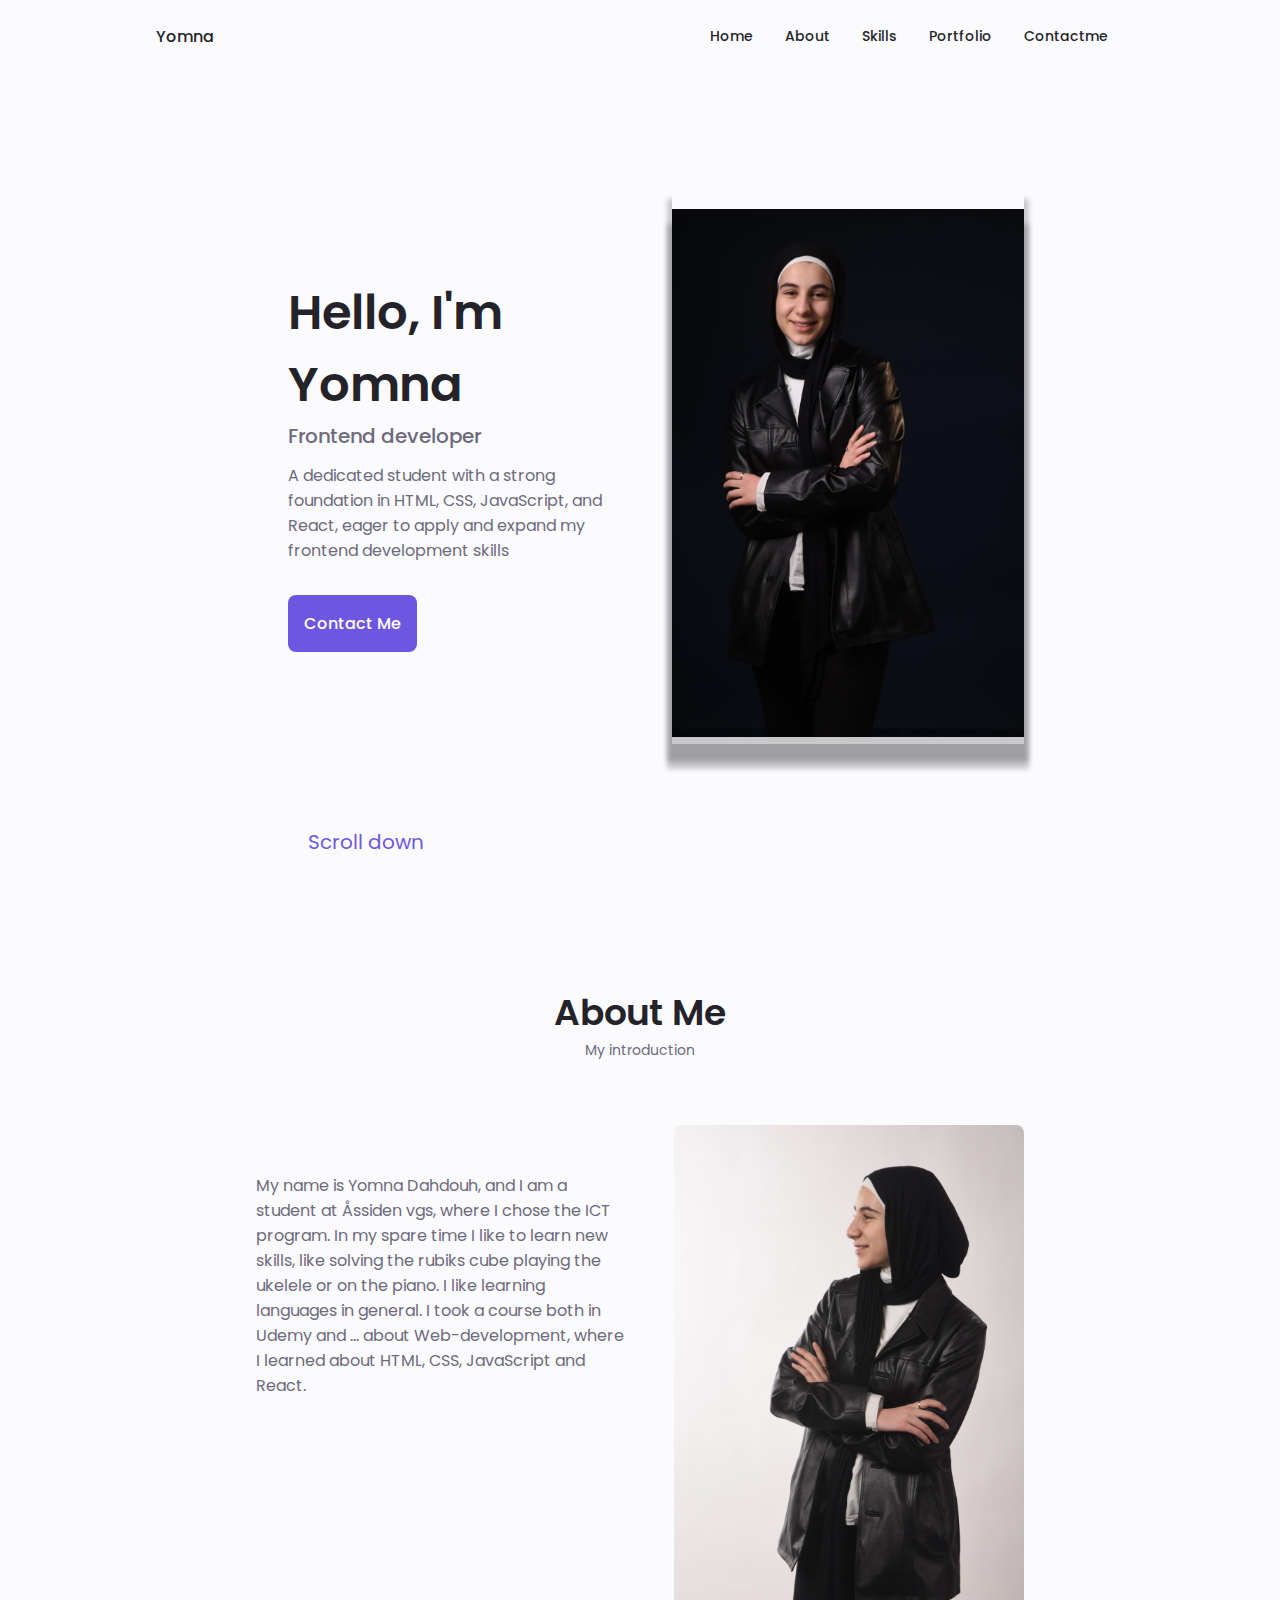
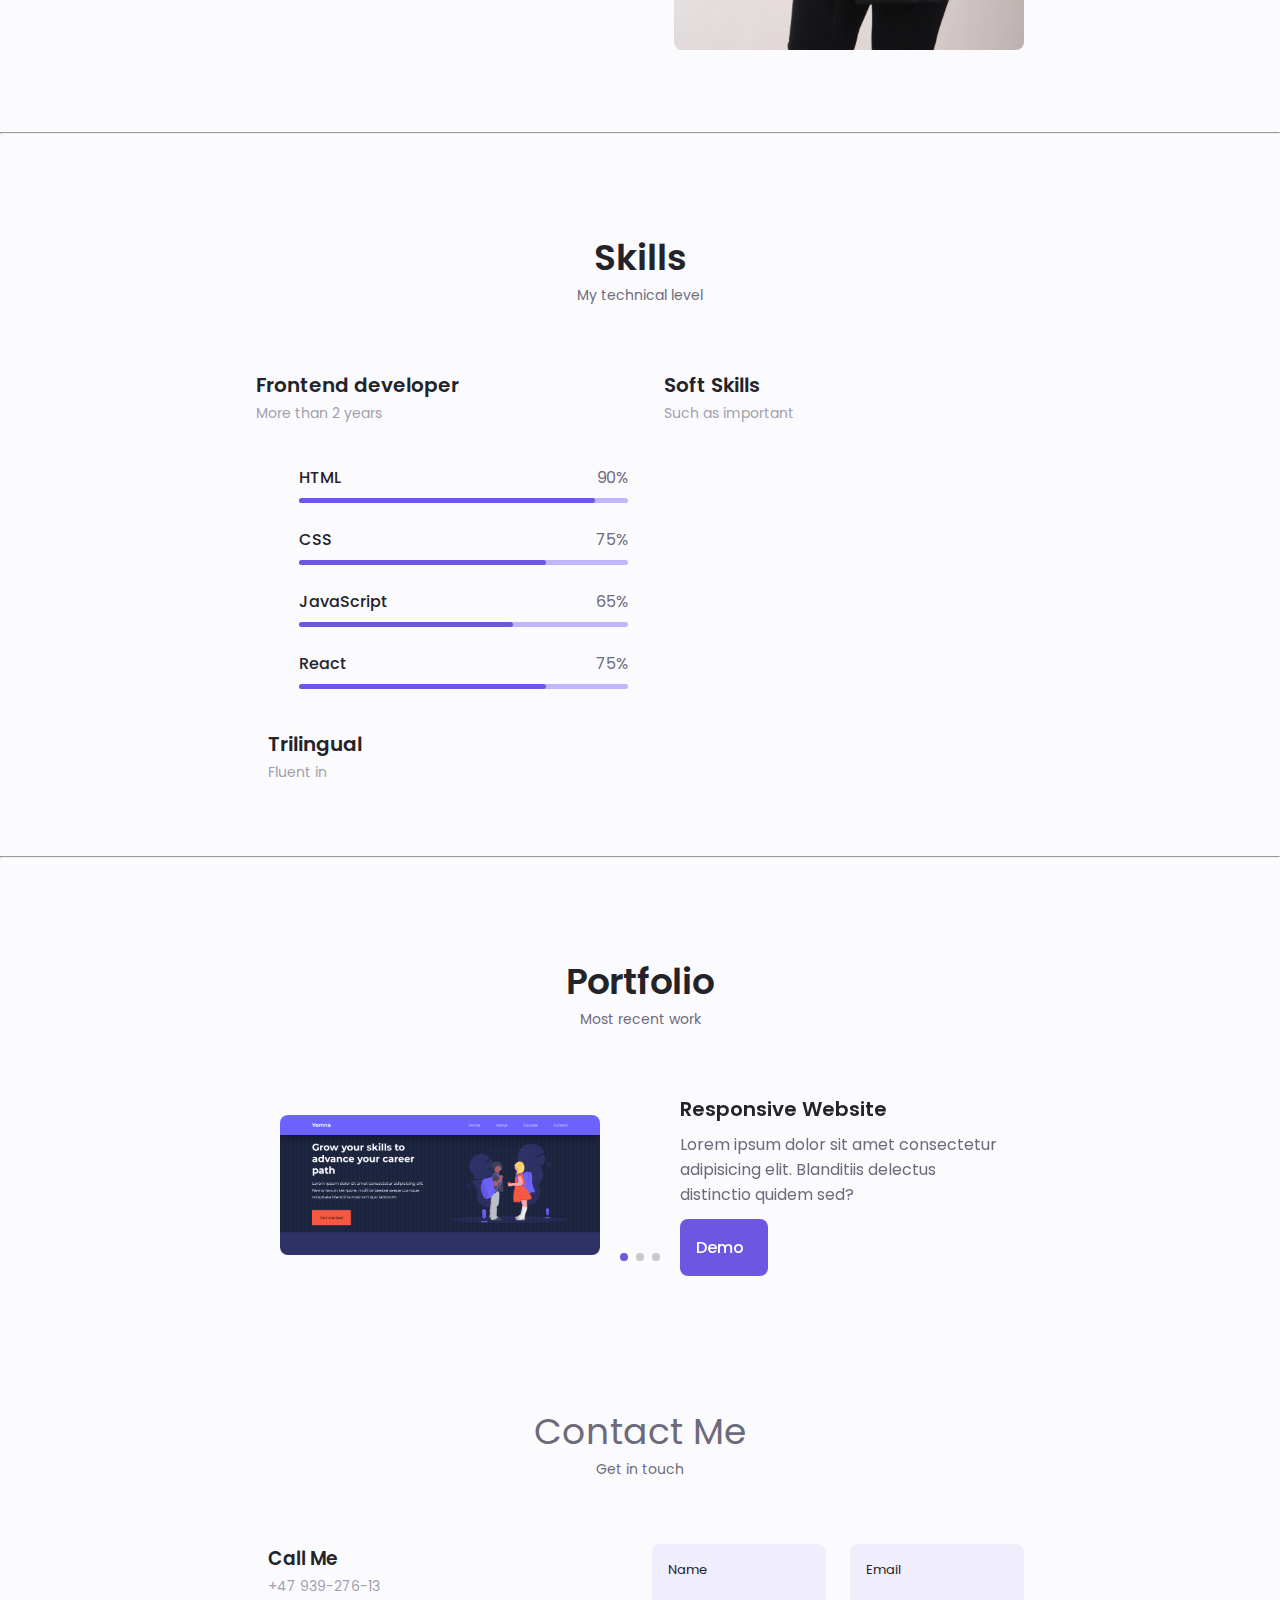
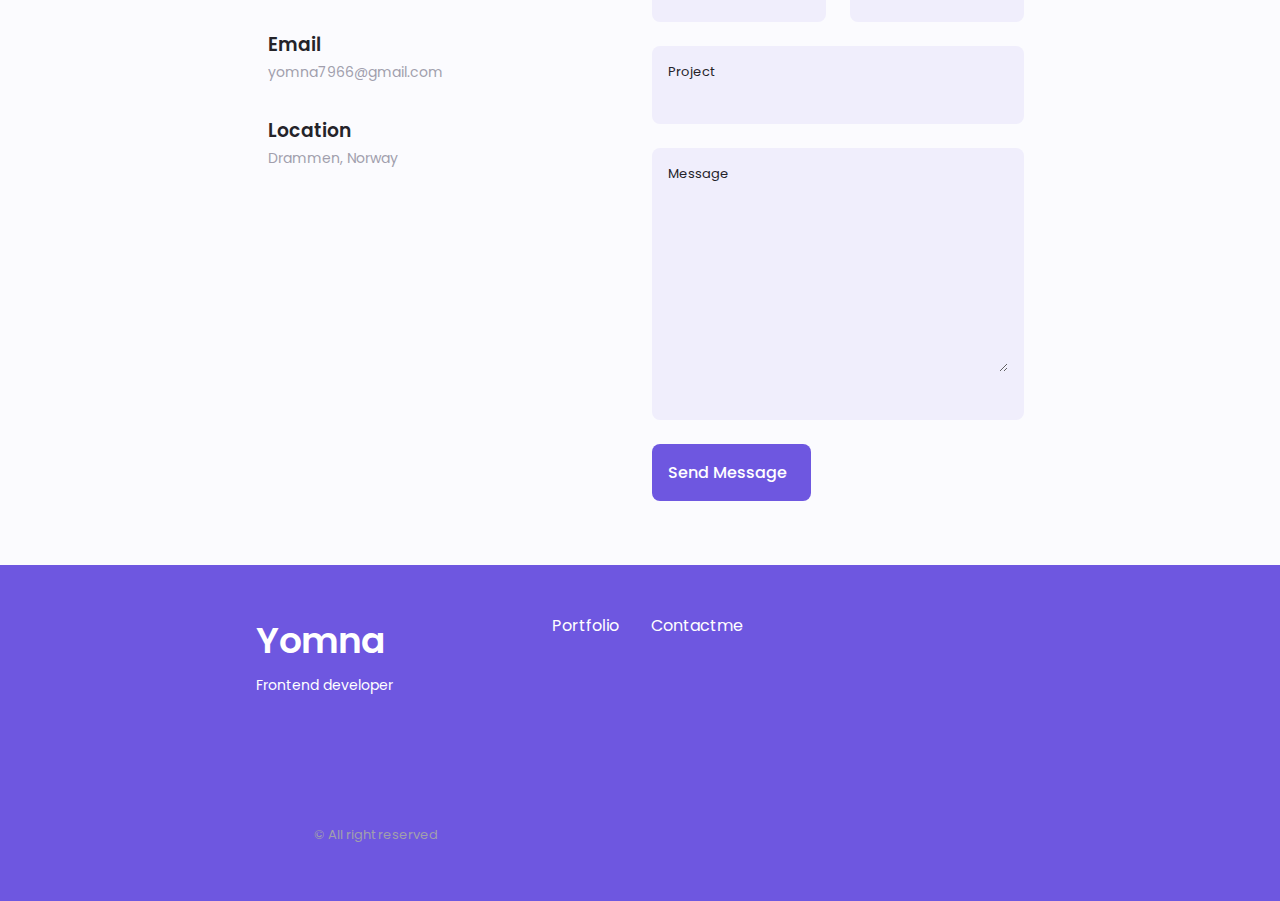
<file: index.html>
<!-- STJEL SOM EN ARTIST -->
<!DOCTYPE html>
<html lang="en">
<head>
    <meta charset="UTF-8">
    <meta name="viewport" content="width=device-width, initial-scale=1.0">

    <!--==================== UNICONS ====================-->
    <link rel="stylesheet" href="https://unicons.iconscout.com/release/v4.0.8/css/line.css">
    <!--==================== SWIPER CSS ====================-->
    <link rel="stylesheet" href="assets/css/swiper-bundle.min.css">
    <!--==================== CSS ====================-->
    <link rel="stylesheet" href="assets/css/style.css">

    <title>Yomna</title>
</head>
<body>
    <!--==================== HEADER ====================-->
    <header class="header" id="header">
        <nav class="nav container">
            <a href="#" class="nav__logo">Yomna</a>

            <div class="nav__menu" id="nav-menu">
                <ul class="nav__list grid">
                    <li class="nav__item">
                        <a href="#home" class="nav__link">
                            <i class="uil uil-estate nav__icon"></i> Home
                        </a>
                    </li>
                    <li class="nav__item">
                        <a href="#about" class="nav__link">
                            <i class="uil uil-user nav__icon"></i> About
                        </a>
                    </li>
                    <li class="nav__item">
                        <a href="#skills" class="nav__link">
                            <i class="uil uil-file-alt nav__icon"></i> Skills
                        </a>
                    </li>
                    <!-- <li class="nav__item">
                        <a href="#services" class="nav__link">
                            <i class="uil uil-briefcase-alt nav__icon"></i> Services
                        </a>
                    </li> -->
                    <li class="nav__item">
                        <a href="#portfolio" class="nav__link">
                            <i class="uil uil-scenery nav__icon"></i> Portfolio
                        </a>
                    </li>
                    <li class="nav__item">
                        <a href="#contact" class="nav__link">
                            <i class="uil uil-message nav__icon"></i> Contactme
                        </a>
                    </li>
                </ul>
                <i class="uil uil-times nav__close" id="nav-close"></i>
            </div>

            <div class="nav__btns">
                <!-- Theme change button -->
                <i class="uil uil-moon change-theme" id="theme-button"></i>
                <div class="nav__toggle" id="nav-toggle">
                    <i class="uil uil-apps"></i>
                </div>
            </div>
        </nav>
    </header>

    <!--==================== MAIN ====================-->
    <main class="main">
         <!--==================== HOME ====================-->
         <section class="home section" id="home">
                <div class="home__container container grid">
                    <div class="home__content grid">
                        <div class="home__social">
                            <a href="https://www.linkedin.com/" target="_blank" class="home__social-icon">
                                <i class="uil uil-linkedin-alt"></i>
                            </a>

                            <a href="https://www.instagram.com/" target="_blank" class="home__social-icon">
                                <i class="uil uil-instagram"></i>
                            </a>

                            <a href="https://github.com/" target="_blank" class="home__social-icon">
                                <i class="uil uil-github-alt"></i>
                            </a>
                        </div>
                        <div class="home__img">
                            <!-- <?xml version="1.0" standalone="no"?>
                            <svg class="home__blob" viewBox="0 0 200 200" xmlns="http://www.w3.org/2000/svg">
                                <path fill="#000000" d="M64.7,-40.2C73.5,-22,63.3,4.3,49.3,23.1C35.3,41.9,17.7,53.2,-0.1,53.2C-17.9,53.3,-35.8,42.2,-46.8,25.1C-57.7,8.1,-61.6,-14.9,-52.7,-33.2C-43.7,-51.4,-21.9,-64.9,3,-66.7C27.9,-68.4,55.8,-58.4,64.7,-40.2Z" transform="translate(100 100)" /> -->
                             <image class="home__blob-img" xlink:href="assets/img/bilde.png"/>
                             <img src="assets/img/bilde.png" class="home__img" alt="">
                            <!-- </svg> -->

                        </div>
                        <div class="home__data">
                            <h1 class="home__title">Hello, I'm Yomna</h1>
                            <h3 class="home__subtitle">Frontend developer</h3>
                            <p class="home__description">A dedicated student with a strong foundation in HTML, CSS, JavaScript, and React, eager to apply and expand my frontend development skills</p>
                            <a href="#contact" class="button button--flex">
                                Contact Me <i class="uil uil-message button-icon"></i>
                            </a>
                        </div>
                    </div>
                    <div class="home__scroll">
                        <a href="#about" class="home__scroll-button button--flex">
                            <i class="uil uil-mouse-alt home__scroll-mouse"></i>
                            <span class="home__scroll-name home__scroll-arrow">Scroll down</span>
                        </a>
                    </div>
                </div>
         </section>

         <!--==================== ABOUT ====================-->
         <section class="about section" id="about">
             <h2 class="section__title">About Me</h2>
             <span class="section__subtitle">My introduction</span>

             <div class="about__container container grid">
                

                <div class="about__data">
                    <p class="about__description">My name is Yomna Dahdouh, and I am a student at Åssiden vgs, where I chose the ICT program.
                        In my spare time I like to learn new skills, like solving the rubiks cube playing the ukelele or on the piano. I like learning languages in general.
                         I took a course both in Udemy and ... about Web-development, where I learned about HTML, CSS, JavaScript and React.
                    </p>
                </div>

                        <img src="assets/img/toTheSide.png" alt="" class="about__img">
                </div>
         </section>
         <br>
         <br>
         <hr>
         <!--==================== SKILLS ====================-->
         <section class="skills section" id="skills">
            <h2 class="section__title">Skills</h2>
            <span class="section__subtitle">My technical level</span>

            <div class="skills__container container grid">
                <div>
                     <!--==================== SKILLS 1 ====================-->
                     <div class="skills__content skills__open">
                        <div class="skills__header">
                            <i class="uil uil-brackets-curly skills-icon"></i>

                            <div>
                                <h1 class="skills__title">Frontend developer</h1>
                                <span class="skills__subtitle">More than 2 years</span>
                            </div>

                            <i class="uil uil-angle-down skills__arrow"></i>
                        </div>

                        <div class="skills__list grid">
                            <div class="skills__data">
                                <div class="skills__titles">
                                    <h3 class="skills__name">HTML</h3>
                                    <span class="skills__number">90%</span>
                                </div>
                                <div class="skills__bar">
                                    <span class="skills__percentage skills__html"></span>
                                </div>
                            </div>
                            <div class="skills__data">
                                <div class="skills__titles">
                                    <h3 class="skills__name">CSS</h3>
                                    <span class="skills__number">75%</span>
                                </div>
                                <div class="skills__bar">
                                    <span class="skills__percentage skills__css"></span>
                                </div>
                            </div>
                            <div class="skills__data">
                                <div class="skills__titles">
                                    <h3 class="skills__name">JavaScript</h3>
                                    <span class="skills__number">65%</span>
                                </div>
                                <div class="skills__bar">
                                    <span class="skills__percentage skills__js"></span>
                                </div>
                            </div>
                            <div class="skills__data">
                                <div class="skills__titles">
                                    <h3 class="skills__name">React</h3>
                                    <span class="skills__number">75%</span>
                                </div>
                                <div class="skills__bar">
                                    <span class="skills__percentage skills__react"></span>
                                </div>
                            </div>
                        </div>
                     </div>
                     <!--==================== SKILLS 2 ====================-->
                     <div class="skills__content skills__close">
                        <div class="skills__header">
                            <i class="uil uil-language skills__icon"></i>
                            <div>
                                <h1 class="skills__title">Trilingual</h1>
                                <span class="skills__subtitle">Fluent in</span>
                            </div>

                            <i class="uil uil-angle-down skills__arrow"></i>
                        </div>

                        <div class="skills__list grid">
                            <div class="skills__data">
                                <div class="skills__titles">
                                    <h3 class="skills__name">Arabic</h3>
                                    <span class="skills__number">90%</span>
                                </div>
                                <div class="skills__bar">
                                    <span class="skills__percentage skills__ara"></span>
                                </div>
                            </div>
                            <div class="skills__data">
                                <div class="skills__titles">
                                    <h3 class="skills__name">Norwegian</h3>
                                    <span class="skills__number">75%</span>
                                </div>
                                <div class="skills__bar">
                                    <span class="skills__percentage skills__no"></span>
                                </div>
                            </div>
                            <div class="skills__data">
                                <div class="skills__titles">
                                    <h3 class="skills__name">English</h3>
                                    <span class="skills__number">70%</span>
                                </div>
                                <div class="skills__bar">
                                    <span class="skills__percentage skills__eng"></span>
                                </div>
                            </div>

                            <div class="skills__data">
                                <div class="skills__titles">
                                    <h3 class="skills__name">Turkish(Basics)</h3>
                                    <span class="skills__number">10%</span>
                                </div>
                                <div class="skills__bar">
                                    <span class="skills__percentage skills__tur"></span>
                                </div>
                            </div>
                        </div>
                    </div>
                </div>

                <div>
                     <!--==================== SKILLS 3 ====================-->
                     <div class="skills__content skills__close">
                        <div class="skills__header">
                            <i class="uil uil-chat-bubble-user skills__icon"></i>
                            <div>
                                <h1 class="skills__title">Soft Skills</h1>
                                <span class="skills__subtitle">Such as important</span>
                            </div>

                            <i class="uil uil-angle-down skills__arrow"></i>
                        </div>

                        <div class="skills__list grid">
                            <div class="skills__data">
                                <div class="skills__titles">
                                    <h3 class="skills__name">Communication</h3>
                                    <span class="skills__number">85%</span>
                                </div>
                                <div class="skills__bar">
                                    <span class="skills__percentage skills__com"></span>
                                </div>
                            </div>
                            <div class="skills__data">
                                <div class="skills__titles">
                                    <h3 class="skills__name">Problem-Solving</h3>
                                    <span class="skills__number">75%</span>
                                </div>
                                <div class="skills__bar">
                                    <span class="skills__percentage skills__pro"></span>
                                </div>
                            </div>
                            <div class="skills__data">
                                <div class="skills__titles">
                                    <h3 class="skills__name">Teamwork and Collaboration</h3>
                                    <span class="skills__number">85%</span>
                                </div>
                                <div class="skills__bar">
                                    <span class="skills__percentage skills__team-col"></span>
                                </div>
                            </div>

                            <div class="skills__data">
                                <div class="skills__titles">
                                    <h3 class="skills__name">Adaptability and Flexibility</h3>
                                    <span class="skills__number">80%</span>
                                </div>
                                <div class="skills__bar">
                                    <span class="skills__percentage skills__adapt-flexi"></span>
                                </div>
                            </div>
                        </div>
                    </div>                 
                </div>
            </div>
         </section>
         <hr>
         <!--==================== PORTFOLIO ====================-->
        
         <section class="portfolio section" id="portfolio">
             <h2 class="section__title">Portfolio</h2>
             <span class="section__subtitle">Most recent work</span>

             <div class="portfolio__container container swiper-container swiper mySwiper">
                <div class="swiper-wrapper">
                     <!--==================== PORTFOLIO 1 ====================-->
                     <div class="portfolio__content grid swiper-slide">
                        <img src="assets/img/Responsive Multipage Education Website Using HTML CSS & JavaScript.png" alt="" class="portfolio__img">
                        <div class="portfolio__data">
                            <h3 class="portfolio__title">Responsive Website</h3>
                            <p class="portfolio__description">Lorem ipsum dolor sit amet consectetur adipisicing elit. Blanditiis delectus distinctio quidem sed?</p>
                            <a href="#" class="button button--flex button--small portfolio__button">
                                Demo
                                <i class="uil uil-arrow-right button__icon"></i>
                            </a>
                        </div>
                     </div>

                    <!--==================== PORTFOLIO 2 ====================-->
                     <div class="portfolio__content grid swiper-slide">
                        <img src="assets/img/Gotham.png" alt="" class="portfolio__img">
                        <div class="portfolio__data">
                            <h3 class="portfolio__title">GOTHAM - Popular News</h3>
                            <p class="portfolio__description">Lorem ipsum dolor sit amet consectetur adipisicing elit. Blanditiis delectus distinctio quidem sed?</p>
                            <a href="#" class="button button--flex button--small portfolio__button">
                                Demo
                                <i class="uil uil-arrow-right button__icon"></i>
                            </a>
                        </div>
                     </div>
                    
                    <!--==================== PORTFOLIO 3 ====================-->
                    <div class="portfolio__content grid swiper-slide">
                        <img src="assets/img/Responsive Multipage Education Website Using HTML CSS & JavaScript.png" alt="" class="portfolio__img">
        
                        <div class="portfolio_">
                            <h3 class="portfolio__title">Online store</h3>
                            <p class="portfolio__description">Website adaptable to all devices, with 
                                ui components and animated interactions.</p>
                            <a href="#" class="button button--flex button--small portfolio__button">
                                Demo
                                <i class="uil uil-arrow-right button__icon"></i>
                            </a>
                        </div>
                    </div>
                        </div>
        
                    <!-- add arrows-->
                    <div class="swiper-button-next">
                        <i class="uil uil-angle-right-b swiper-portfolio-icon"></i>
                    </div>
        
                    <div class="swiper-button-prev">
                        <i class="uil uil-angle-left-b swiper-portfolio-icon"></i>
                    </div>
        
                    <!-- Add Pagination -->
                    <div class="swiper-pagination"></div>
                </div>
                </section>
    
             <!--==================== CONTACT ME ====================-->
    <section class="contact section" id="contact">
        <div class="section__title">Contact Me</div>
        <span class="section__subtitle">Get in touch</span>
  
        <div class="contact__container container grid">
          <div>
            <div class="contact__information">
              <i class="uil uil-phone contact__icon"></i>
  
              <div>
                <h3 class="contact__title">Call Me</h3>
                <span class="contact__subtitle">+47 939-276-13</span>
              </div>
            </div>
            <div class="contact__information">
              <i class="uil uil-envelope contact__icon"></i>
  
              <div>
                <h3 class="contact__title">Email</h3>
                <span class="contact__subtitle">yomna7966@gmail.com</span>
              </div>
            </div>
            <div class="contact__information">
              <i class="uil uil-map-marker contact__icon"></i>
  
              <div>
                <h3 class="contact__title">Location</h3>
                <span class="contact__subtitle">Drammen, Norway</span>
              </div>
            </div>
          </div>
  
          <form action="" class=".contact__form grid">
            <div class="contact__inputs grid">
              <div class="contact__content">
                <label for="" class="contact__label">Name</label>
                <input type="text" class="contact__input">
              </div>
              <div class="contact__content">
                <label for="" class="contact__label">Email</label>
                <input type="email" class="contact__input">
              </div>
            </div>
            <div class="contact__content">
              <label for="" class="contact__label">Project</label>
              <input type="text" class="contact__input">
            </div>
            <div class="contact__content">
              <label for="" class="contact__label">Message</label>
              <textarea name="" id="" cols="0" rows="7" class="contact__input"></textarea>
              <input type="text" class="contact__input">
            </div>
  
            <div>
              <a href="#" class="button button--flex">
                Send Message
                <i class="uil uil-message button__icon"></i>
              </a>
            </div>
          </form>
        </div>
      </section>
    </main>

    <!--==================== FOOTER ====================-->
    <footer class="footer">
      <div class="footer__bg">
        <div class="footer__container container grid">
          <div>
            <h1 class="footer__title">Yomna</h1>
            <span class="footer__subtitle">Frontend developer</span>
          </div>
  
          <ul class="footer__links">
            <li>
              
            </li>
            <li>
              <a href="#portfolio" class="footer__link">Portfolio</a>
            </li>
            <li>
              <a href="#contact" class="footer__link">Contactme</a>
            </li>
          </ul>
  
          <div class="footer__socials">
            <a href="https://www.facebook.com/" target="_blank" class="footer__social">
              <i class="uil uil-facebook-f"></i>
            </a>
            <a href="https://www.instagram.com/" target="_blank" class="footer__social">
              <i class="uil uil-instagram"></i>
            </a>
            <a href="https://www.twitter.com/" target="_blank" class="footer__social">
              <i class="uil uil-twitter-alt"></i>
            </a>
          </div>
  
          <p class="footer__copy">&#169; All right reserved</p>
        </div>
      </div>
    </footer>
  
    <!--==================== SCROLL TOP ====================-->
    <a href="#" class="scrollup" id="scroll-up">
      <i class="uil uil-arrow-up scrollup__icon"></i>
    </a>
  
    <!--==================== SWIPER JS ====================-->
    <script src="assets/js/swiper-bundle.min.js"></script>

    <!--==================== MAIN JS ====================-->
    <script src="assets/js/main.js"></script>
</body>
</html>
</file>
<file: assets/css/style.css>
/* ==================== GOOGLE FONTS ==================== */
@import url('https://fonts.googleapis.com/css2?family=Montserrat:ital,wght@0,400;0,600;0,700;0,800;0,900;1,500&family=Poppins:wght@400;500;600&display=swap');

/* ==================== VARIABLES CSS ==================== */
:root {
    --header-height: 3rem;

    /*========== Colors ==========*/
    /* Change Favorite Color */
    --hue-color: 250;

    /* HSL Color Mode */
    --first-color: hsl(var(--hue-color), 69%, 61%);
    /*
     Denne variabelen angir hovedfargen basert på HSL-fargeparametrene. 
    Huesverdien blir satt til verdien av --hue-color, med en metning på 69% og en lysstyrke på 61%. Dette gir hovedfargen for nettsiden. 
    */

    /* Disse variabler er også for farger */
    --first-color-second:  hsl(var(--hue-color), 69%, 61%);
    --first-color-alt:  hsl(var(--hue-color), 57%, 53%);
    --first-color-lighter:  hsl(var(--hue-color), 92%, 85%);
    --title-color:  hsl(var(--hue-color), 8%, 15%);
    --text-color:  hsl(var(--hue-color), 8%, 45%);
    --text-color-light:  hsl(var(--hue-color), 8%, 65%);
    --input-color:  hsl(var(--hue-color), 70%, 96%);
    --body-color:  hsl(var(--hue-color), 60%, 99%);
    --container-color: #FFF;

    /*========== Font and typography ==========*/

    /* Disse er for fonter og typografi */
    --body-font: 'Poppins', 'Montserrat', sans-serif;
    --big-font-size: 2rem;
    --h1-font-size: 1.5rem;
    --h2-font-size: 1.25rem;
    --h3-font-size: 1.125rem;
    --normal-font-size: .938rem;
    --small-font-size: .813rem;
    --smaller-font-size: .75rem;

    /*========== Font Weight ==========*/
    --font-medium: 500;
    --font-semi-bold: 600;

    /*========== Margenes Bottom ==========*/
    --mb-0-25: .25rem;
    --mb-0-5: .5rem;
    --mb-0-75: .75rem;
    --mb-1: 1rem;
    --mb-1-5: 1.5rem;
    --mb-2: 2rem;
    --mb-2-5: 2.5rem;
    --mb-3: 3rem;

    /*========== z index  ==========*/
    --z-tooltip: 10;
    --z-fixed: 100;
    --z-modal: 1000;

    /* Font size for large devices */
    @media screen and (min-width: 968px) {
        :root {
            --big-font-size: 3rem;
            --h1-font-size: 2.25rem;
            --h2-font-size: 1.5rem;
            --h3-font-size: 1.25rem;
            --normal-font-size: 1rem;
            --small-font-size: .875rem;
            --smaller-font-size: .813rem;
        }
    }

}

/* Font size for large devices */
@media screen and (min-width: 968px) {
  :root {
      --big-font-size: 3rem;
      --h1-font-size: 2.25rem;
      --h2-font-size: 1.5rem;
      --h3-font-size: 1.25rem;
      --normal-font-size: 1rem;
      --small-font-size: .875rem;
      --smaller-font-size: .813rem;
  }
}

/*========== Variables Dark theme ==========*/
/* Variabler For Farger til mørkt modus */
body.dark-theme {
  /* HSL color mode */
--first-color-second: hsl(var(--hue-color), 30%, 8%);
--title-color: hsl(var(--hue-color), 8%, 95%);
--text-color: hsl(var(--hue-color), 8%, 45%);
--text-color-light: hsl(var(--hue-color), 8%, 75%);
--input-color: hsl(var(--hue-color), 29%, 16%);
--body-color: hsl(var(--hue-color), 28%, 12%);
--container-color: hsl(var(--hue-color), 29%, 16%);
--scroll-bar-color: hsl(var(--hue-color), 12%, 48%);
--scroll-thumb-color: hsl(var(--hue-color), 12%, 36%);
}

/* Knappen som skifter moduset */
/*========== Button Dark/Light ==========*/
.nav__btns {
  display: flex;
  align-items: center;

}

.change-theme {
  font-size: 1.25rem;
  color: var(--title-color);
  margin-right: var(--mb-1);
  cursor: pointer;
}

.change-theme:hover {
  color: var(--first-color);
}

/* ==================== BASE ==================== */
*{
    box-sizing: border-box;
    padding: 0;
    margin: 0;
}

html{
    scroll-behavior: smooth;
}

body{
    margin: 0 0 var(--header-height) 0;
    /* Brukte variabler for å bruke verdiene dems */
    font-family: var(--body-font);
    font-size: var(--normal-font-size);
    background-color: var(--body-color);
    color: var(--text-color);
}

h1, h2, h3, h4 {
    color: var(--title-color);
    font-weight: var(--font-semi-bold);
}

ul{
    list-style: none;
}

a{
    text-decoration: none;
}

img{
    max-width: 100%;
    height: auto;
}

/* ==================== REUSABLE CSS CLASSES ==================== */
.section{
    padding: 2rem 0 4rem;
}

.section__title{
    font-size:  var(--h1-font-size);
}

.section__subtitle{
    display: block;
    font-size: var(--small-font-size);
    margin-bottom: var(--mb-3);
}

.section__title,
.section__subtitle{
    text-align: center;
}

/* ==================== LAYOUT ==================== */
.container{
    max-width: 768px;
    margin-left: var(--mb-1-5);
    margin-right: var(--mb-1-5);
}

.grid{
    display: grid;
    gap: 1.5rem;
}

.header{
    width: 100%;
    position: fixed;
    bottom: 0;
    left: 0;
    z-index: var(--z-fixed);
    background-color: var(--body-color);
}

/* ==================== NAV ==================== */
.nav{
    max-width: 968px;
    height: var(--header-height);
    display: flex;
    justify-content: space-between;
    align-items: center;
}

.nav__logo,
.nav__toggle{
    color: var(--title-color);
    font-weight: var(--font-medium);
}

.nav__logo:hover{
    color: var(--first-color);
}

.nav__toggle{
    font-size: 1.1rem;
    cursor: pointer;
}

.nav__toggle:hover{
    color: var(--first-color);
}

@media screen and (max-width: 767px) {
    .nav__menu{
        position: fixed;
        bottom: -100%;
        left: 0;
        width: 100%;
        background-color: var(--body-color);
        padding: 2rem 1.5rem 4rem;
        box-shadow: 0 -1px 4px rgba(0, 0, 0, 1.5);
        border-radius: 1.5rem 1.5rem 0 0;
        transition: .3s;
    }
}

.nav__list{
    grid-template-columns: repeat(3, 1fr);
    gap: 2rem;
}

.nav__link{
    display: flex;
    flex-direction: column;
    align-items: center;
    font-size: var(--small-font-size);
    color: var(--title-color);
    font-weight: var(--font-medium);
}

.nav__link:hover{
    color: var(--first-color);
}

.nav__icon{
    font-size: 1.2rem;
}

.nav__close{
    position: absolute;
    right: 1.3rem;
    bottom: .5rem;
    font-size: 1.5rem;
    cursor: pointer;
    color: var(--first-color);
}

.nav__close:hover{
    color: var(--first-color-alt);
}

.show-menu{
    bottom: 0;
}

/* ==================== HOME ==================== */
.home__container {
    gap: 1rem;
}

.home__content {
    grid-template-columns: .5fr 3fr;
    padding-top: 3.5rem;
    align-items: center;
}

.home__social {
    display: grid;
    grid-template-columns: max-content;
    row-gap: 1rem;
}

.home__social-icon {
    font-size: 1.25rem;
    color: var(--first-color);
}

.home__social-icon:hover {
    color: var(--first-color-alt);  
}

.home__blob {
    width: 200px;
    fill: var(--first-color);
}

.home__blob-img {
    width: 170px;
}

.home__data {
    grid-column: 1/3;
}

.home__title {
    font-size: var(--big-font-size);
}

.home__subtitle {
    font-size: var(--h3-font-size);
    color: var(--text-color);
    font-weight: var(--font-medium);
    margin-bottom: var(--mb-0-75);
}

.home__description {
    margin-bottom: var(--mb-2);
}

.home__scroll {
    display: none;  
}

.home__scroll-button {
    color: var(--first-color);
    transition: .3s;
}

.home__scroll-button:hover {
    transform: translateY(.25rem);
}

.home__scroll-mouse {
    font-size: var(--small-font-size);
    color: var(--title-color);
    font-weight: var(--font-medium);
    margin-right: var(--mb-0-25);
}

.home__scroll-arrow {
    font-size: 1.25rem;
}

/* ========== BUTTONS ========== */
.button {
    display: inline-block;
    background-color: var(--first-color);
    color: #fff;
    padding: 1rem;
    border-radius: .5rem;
    font-weight: var(--font-medium);
}

.button:hover {
    background-color: var(--first-color-alt);
}

.button__icon {
    font-size: 1.25rem;
    margin-left: var(--mb-0-5);
    transition: .3s;
}

.button--flex {
    display: inline-flex;
    align-items: center;
}

/* ==================== ABOUT ==================== */
.about__img {
  width: 200px;
  border-radius: .5rem;
  justify-self: center;
  align-self: center;
  display: flex;

}

.about__description {
  text-align: center;
  margin-bottom: var(--mb-2-5);

}

.about__info {
  display: flex;
  justify-content: space-evenly;
  margin-bottom: var(--mb-2-5);
}

.about__info-title {
  font-size: var(--h2-font-size);
  font-weight: var(--font-semi-bold);
  color: var(--title-color);
}

.about__info-name {
  font-size: var(--smaller-font-size);

}

.about__info-title, .about__info-name {
  display: block;
  text-align: center;

}
.about__buttons {
  display: flex;
  justify-content: center;
} 


/* ==================== SKILLS ==================== */
.skills__container {
    row-gap: 0;
}

.skills__header {
    display: flex;
    align-items: center;
    margin-bottom: var(--mb-2-5);
    cursor: pointer;
}

.skills__icon,
.skills__arrow {
    font-size: 2rem;
    color: var(--first-color);
}

.skills__icon {
    margin-right: var(--mb-0-75);
}

.skills__title {
    font-size: var(--h3-font-size);
}

.skills__subtitle {
    font-size: var(--small-font-size);
    color: var(--text-color-light);
}

.skills__arrow {
    margin-left: auto;
    transition: .4s;
}

.skills__list {
    row-gap: 1.5rem;
    padding-left: 2.7rem
}

.skills__titles {
    display: flex;
    justify-content: space-between;
    margin-bottom: var(--mb-0-5);
}

.skills__name {
    font-size: var(--normal-font-size);
    font-weight: var(--font-medium);
}

.skills__bar,
.skills__percentage {
    height: 5px;
    border-radius: .25rem;
}

.skills__bar {
    background-color: var(--first-color-lighter);
}

.skills__percentage {
    display: block;
    background-color: var(--first-color);
}

.skills__html {
    width: 90%;
}

.skills__css {
    width: 75%;
}

.skills__js {
    width: 65%;
}

.skills__react {
    width: 75%;
}

.skills__ara {
    width: 90%;
}

.skills__no {
    width: 75%;
}

.skills__eng {
    width: 70%;
}

.skills__tur {
    width: 10%;
}

.skills__com {
    width: 85%;
}

.skills__pro {
    width: 75%;
}

.skills__team-col {
    width: 85%;
}

.skills__adapt-flexi {
    width: 80%;
}

.skills__close .skills__list {
    height: 0;
    overflow: hidden;
}

.skills__open .skills__list {
    height: max-content;
    margin-bottom: var(--mb-2-5);
}

.skills__open .skills__arrow {
    transform: rotate(-180deg);
}

/* ==================== PORTFOLIO ==================== */
.portfolio__container {
    overflow: initial;
}

.portfolio__content {
    padding: 0 1.5rem;
}

.portfolio__img {
    width: 265px;
    border-radius: .5rem;
    justify-self: center;
}

.portfolio__title {
    font-size: var(--h3-font-size);
    margin-bottom: var(--mb-0-5);
}

.portfolio__description {
    margin-bottom: var(--mb-0-75);
}

.portfolio__button:hover .button__icon {
    transform: translateX(.25rem);
}

.swiper-button-prev::after, 
.swiper-button-next::after {
    content: '';
}

.swiper-portfolio-icon {
    font-size: 2rem;
    color: var(--first-color);
}

.swiper-button-prev {
    left: -.5rem;
}

.swiper-button-next {
    right: -.5rem;
}

.swiper-container-horizontal > .swiper-pagination-bullets {
    bottom: -2.5rem;
}

.swiper-pagination-bullet-active {
    background-color: var(--first-color);

}

.swiper-button-prev, 
.swiper-button-next,
.swiper-pagination-bullet {
    outline: none;
}

/*==================== MEDIA QUERIES ====================*/
/* For small devices */
@media screen and (max-width: 350px) {
    .container {
      margin-left: var(--mb-1);
      margin-right: var(--mb-1);
    }
  
    .nav__menu {
      padding: 2rem 0.25rem 4rem;
    }
  
    .nav__list {
      column-gap: 0;
    }
  
    .home__content {
      grid-template-columns: 0.25fr 3fr;
    }
  
    .home__blob {
      width: 180px;
    }
  
    .skills__title {
      font-size: var(--normal-font-size);
    }
  
    .qualification__data {
      gap: 0.5rem;
    }
  
    .services__container {
      grid-template-columns: max-content;
      justify-content: center;
    }
  
    .services__content {
      padding-right: 3.5rem;
    }
  
    .services__modal {
      padding: 0rem 0.5rem;
    }
  
    .project__img {
      width: 200px;
    }
  
    .testimonial__data,
    .testimonial__header {
      flex-direction: column;
      align-items: center;
    }
  
    .testimonial__img {
      margin-right: 0;
      margin-bottom: var(--mb-0-25);
    }
  
    .testimonial__data,
    .testimonial__description {
      text-align: center;
    }
  }
  
  /* For medium devices */
  @media screen and (min-width: 568px) {
    .home__content {
      grid-template-columns: max-content 1fr 1fr;
    }
  
    .home__data {
      grid-column: initial;
    }
  
    .home__img {
      order: 1;
      justify-self: center;
    }
  
    .about__container,
    .skills__container,
    .portfolio__content,
    .project__container,
    .contact__container,
    .footer__container {
      grid-template-columns: repeat(2, 1fr);
    }
  
  }

  /*==================== CONTACT ME ====================*/
.contact__container {
  row-gap: 3rem;
}

.contact__information {
  display: flex;
  margin-bottom: var(--mb-2)
}

.contact__icon {
  font-size: 1.5rem;
  color: var(--first-color);
  margin-right: var(--mb-0-75);
}

.content__title {
  font-size: var(--h3-font-size);
  font-weight: var(--font-medium);
}

.contact__subtitle {
  font-size: var(--small-font-size);
  color: var(--text-color-light);
}

.contact__content {
  background-color: var(--input-color);
  border-radius: .5rem;
  padding: .75rem 1rem .25rem;
}

.contact__label {
  font-size: var(--smaller-font-size);
  color: var(--title-color);
}

.contact__input {
  width: 100%;
  background-color: var(--input-color);
  color: var(--text-color);
  font-family: var(--body-font);
  font-size: var(--normal-font-size);
  border: none;
  outline: none;
  padding: .25rem .5rem .5rem 0;
}

/*==================== FOOTER ====================*/
.footer {
  padding-top: 2rem;
}

.footer__container {
  row-gap: 3.5rem;
}

.footer__bg {
  background-color: var(--first-color-second);
  padding: 2rem 0 3rem;
}

.footer__title {
  font-size: var(--h1-font-size);
  margin-bottom: var(--mb-0-25);

}

.footer__subtitle {
  font-size: var(--small-font-size);
}

.footer__links {
  display: flex;
  flex-direction: column;
  row-gap: 1.5rem;
}

.footer__link:hover {
  color: var(--first-color-lighter);
}

.footer__social {
  font-size: 1.25rem;
  margin-right: var(--mb-1-5);
}

.footer__social:hover {
  color: var(--first-color-lighter);
}

.footer__copy {
  font-size: var(--smaller-font-size);
  text-align: center;
  color: var(--text-color-light);
  margin-top: var(--mb-3)
}

.footer__title,
.footer__subtitle,
.footer__link,
.footer__social {
  color: #FFF;
}

/*========== SCROLL UP ==========*/
.scrollup {
  position: fixed;
  right: 1rem;
  bottom: -20%;
  background-color: var(--first-color);
  opacity: .8;
  padding: 0 .3rem;
  border-radius: .4rem;
  z-index: var(--z-tooltip);
  transition: .4s;
}

.scrollup:hover {
  background-color: var(--first-color-alt);
}

.scrollup__icon {
  font-size: 1.5rem;
  color: #FFF;
}

/* Show scroll */
.show-scroll {
  bottom: 5rem;
}

/*========== SCROLL BAR ==========*/
::-webkit-scrollbar {
  width: .60rem;
  background-color: var(--scroll-bar-color);
  border-radius: .5rem;
}

::-webkit-scrollbar-thumb {
  background-color: var(--scroll-thumb-color);
  border-radius: .5rem;
}

::-webkit-scrollbar-thumb:hover {
  background-color: var(--text-color-light);
}

  
  @media screen and (min-width: 768px) {
    .container {
      margin-left: auto;
      margin-right: auto;
    }
  
    body {
      margin: 0;
    }
  
    .section {
      padding: 6rem 0 2rem;
    }
  
    .section__subtitle {
      margin-bottom: 4rem;
    }
  
    .header {
      top: 0;
      bottom: initial;
    }
  
    .header,
    .main,
    .footer__container {
      padding: 0 1rem;
    }
  
    .nav {
      height: calc(var(--header-height) + 1.5rem);
      column-gap: 1rem;
    }
  
    .nav__icon,
    .nav__close,
    .nav__toggle {
      display: none;
    }
  
    .nav__list {
      display: flex;
      column-gap: 2rem;
    }
  
    .nav__menu {
      margin-left: auto;
    }
  
    .change-theme {
      margin: 0;
    }
  
    .home__container {
      row-gap: 5rem;
    }
  
    .home__content {
      padding-top: 5.5rem;
      column-gap: 2rem;
    }
  
    .home__blob {
      width: 270px;
    }
  
    .home__scroll {
      display: block;
    }
  
    .home__scroll-button {
      margin-left: 3rem;
    }
  
    .about__container {
      column-gap: 5rem;
    }
  
    .about__img {
      width: 350px;
    }
  
    .about__description {
      text-align: initial;
    }
  
    .about__buttons {
      justify-content: initial;
    }
  
    .portfolio__img {
      width: 320px;
    }
  
    .portfolio__content {
      align-items: center;
    }
  
    .project {
      text-align: initial;
    }
  
    .project__bg {
      background: none;
    }
  
    .project__container {
      background-color: var(--first-color-second);
      border-radius: 1rem;
      padding: 3rem 2.5rem 0;
      grid-template-columns: 1fr max-content;
      column-gap: 3rem;
    }
  
    .project__data {
      padding-top: 0.8rem;
    }
  
    .footer__container {
      grid-template-columns: repeat(3, 1fr);
    }
  
    .footer__bg {
      padding: 3rem 0 3.5rem;
    }
  
    .footer__links {
      flex-direction: row;
      column-gap: 2rem;
    }
  
    .footer__socials {
      justify-self: flex-end;
    }
  
    .footer__copy {
      margin-top: 4.5rem;
    }
  }
  
  /* For large devices */
  @media screen and (min-width: 1024px) {
    .header,
    .main,
    .footer__container {
      padding: 0;
    }
  
    .home__blob {
      width: 320px;
    }
  
    .home__social {
      transform: translateX(-6rem);
    }
    
    .portfolio__content {
      column-gap: 5rem;
    }
  
    .swiper-portfolio-icon {
      font-size: 3.5rem;
    }
  
    .swiper-button-prev {
      left: -3.5rem;
    }
  
    .swiper-button-next {
      right: -3.5rem;
    }
  
    .swiper-container-horizontal > .swiper-pagination-bullets {
      bottom: -4.5rem;
    }
  
    .contact__form {
      width: 460px;
    }
  
    .contact__inputs {
      grid-template-columns: repeat(2, 1fr);
    }

    /* ==================== ABOUT ==================== */
.about__container {
  display: grid;
  grid-template-columns: 1fr 1fr;
  align-items: center; 
  gap: 2rem; 
}

.about__img {
  border-radius: .5rem;
  transition: transform 0.5s ease-in-out;
  justify-self: end;
}

.about__img:hover {
  transform: translateX(15%) scale(1.05);
}

.about__description {
  text-align: left; /* Venstrejuster teksten for et mer tradisjonelt layout */
  margin-bottom: var(--mb-2-5);
  padding-bottom: 165px;
}

/* Resten av dine stiler kan forbli uendret */

  }

/* Animated Blob */
  .home__img {
    box-shadow: 0 20px 5px 5px rgba(0, 0, 0, 0.2);
    animation: animate 5s ease-in-out infinite;
    transition: all 1s ease-in-out;
  }

  @keyframes animate {
    0% {
      border-radius: 80% 60% 50% 90%/80% 50% 90% 60% ;
    }
    50% {
      border-radius: 50% 80% 90% 60%/70% 80% 50% 80% ;
    }
    100% {
      border-radius: 80% 60% 50% 90%/80% 50% 90% 60% ;
    }
  }
</file>
